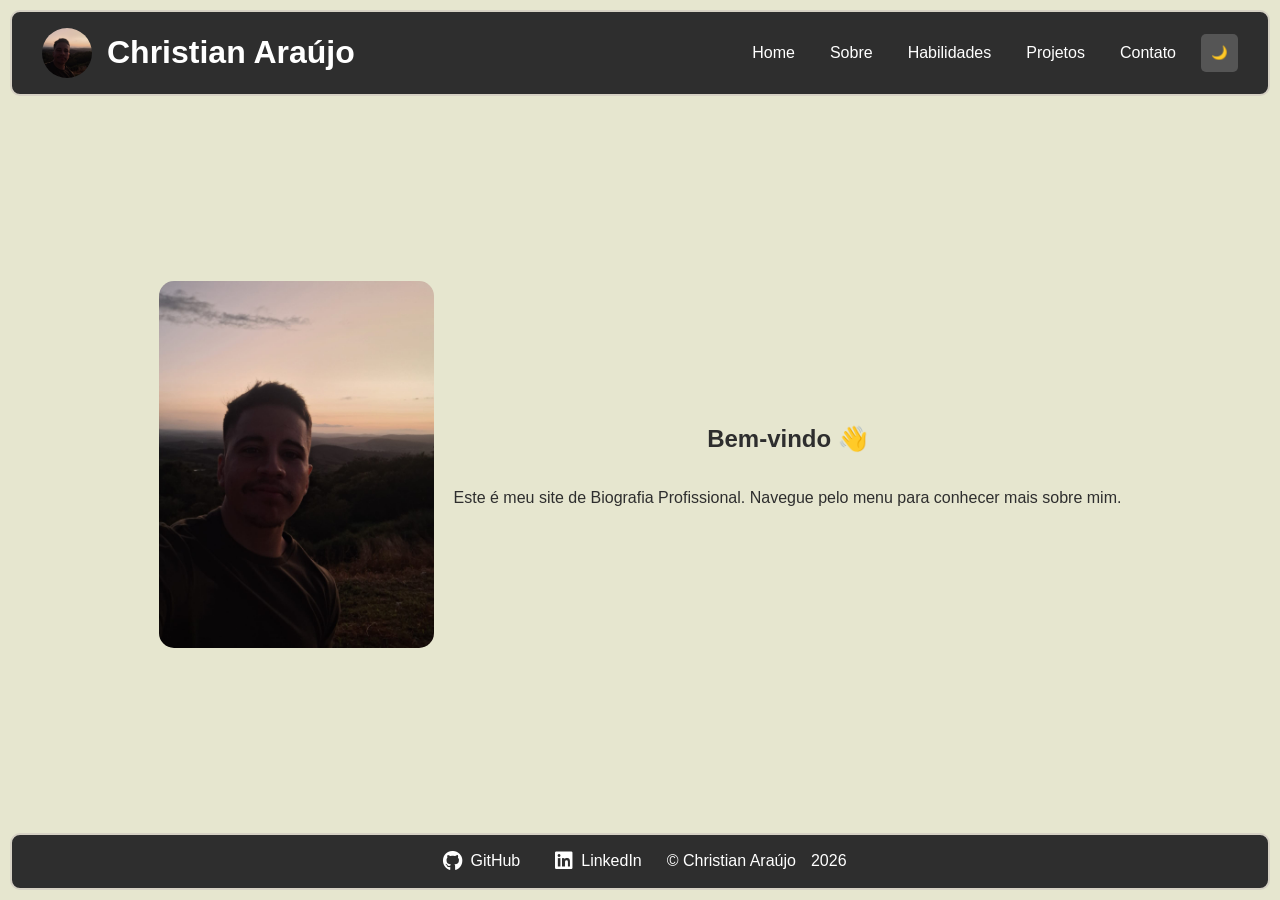
<file: index.html>
<!DOCTYPE html>
<html lang="pt-BR">

<head>
    <meta charset="UTF-8">
    <meta name="viewport" content="width=device-width, initial-scale=1.0">
    <link rel="stylesheet" href="css/style.css">
    <title>Home</title>
    <link rel="stylesheet" href="https://cdnjs.cloudflare.com/ajax/libs/font-awesome/6.0.0/css/all.min.css">
</head>

<body>

    <header class="header">
        <div class="header-left">
            <img src="img/foto-perfil.jpeg" alt="Minha foto" class="foto-icone">
            <h1>Christian Araújo</h1>
        </div>

        <nav>
            <ul class="menu">
                <li><a href="index.html">Home</a></li>
                <li><a href="sobre.html">Sobre</a></li>
                <li><a href="habilidades.html">Habilidades</a></li>
                <li><a href="projetos.html">Projetos</a></li>
                <li><a href="contato.html">Contato</a></li>
                <button id="temaBtn">🌙</button>
            </ul>
        </nav>
    </header>

    <section class="container">
        <div class="home-container">
            <img src="img/foto-perfil.jpeg" alt="Minha foto" class="home-foto">
            <div class="home-texto">
                <h2>Bem-vindo 👋</h2>
                <p>Este é meu site de Biografia Profissional. Navegue pelo menu para conhecer mais sobre mim.</p>
            </div>
        </div>
    </section>

    <footer class="footer">
        
        <div class="social">
            <a href="https://github.com/ChristianLucas029" target="_blank" class="link-social">
                <i class="fab fa-github"></i> GitHub
            </a>

            <a href="https://www.linkedin.com/in/christian-araujo029/" target="_blank" class="link-social">
                <i class="fab fa-linkedin"></i> LinkedIn
            </a>

            <p>© Christian Araújo</p>            
            <p id="ano"></p>

        </div>

    </footer>
    
    <script src="js/script.js"></script>

</body>
</html>
</file>
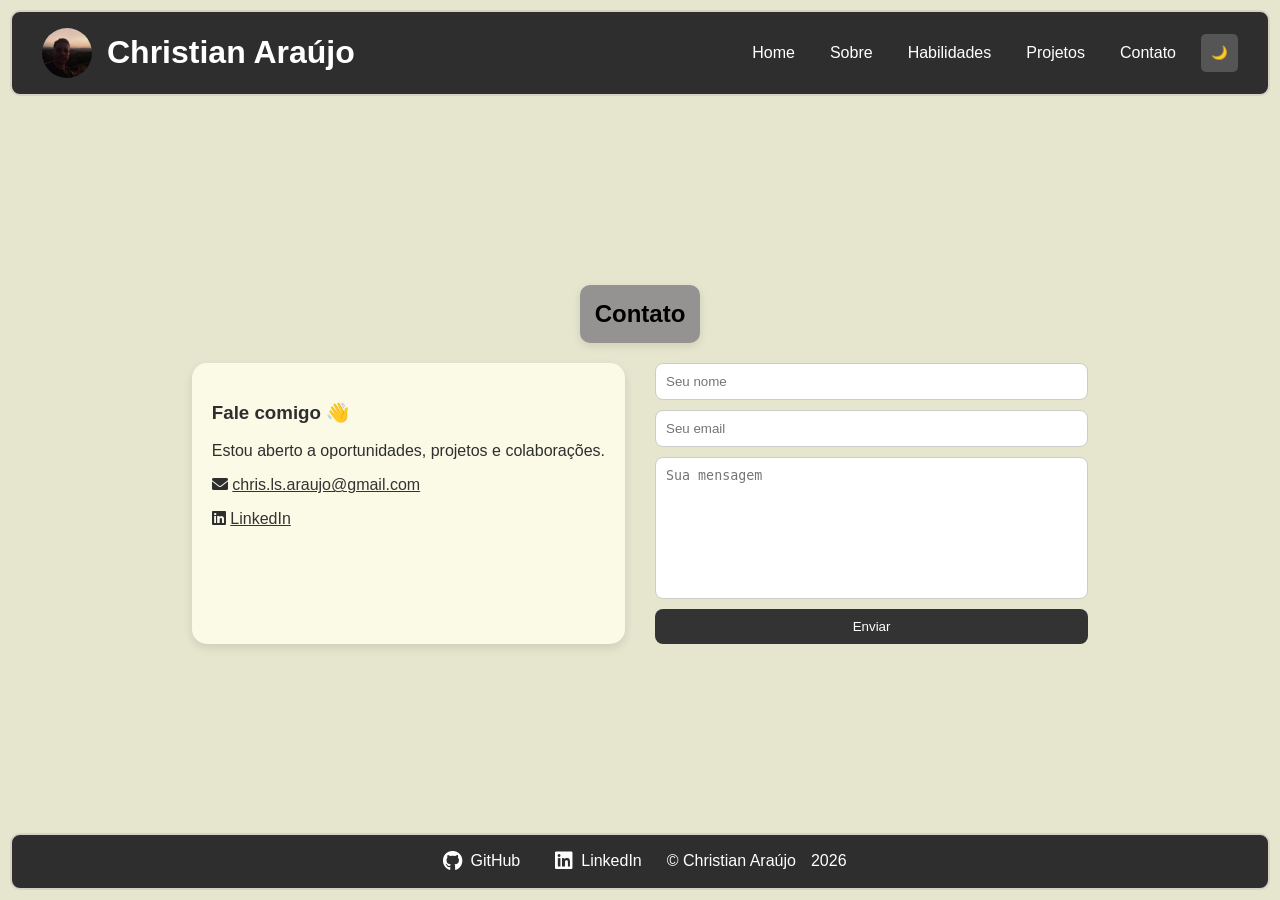
<file: contato.html>
<!DOCTYPE html>
<html lang="pt-BR">

<head>
    <meta charset="UTF-8">
    <meta name="viewport" content="width=device-width, initial-scale=1.0">
    <link rel="stylesheet" href="css/style.css">
    <title>Contato</title>
    <link rel="stylesheet" href="https://cdnjs.cloudflare.com/ajax/libs/font-awesome/6.0.0/css/all.min.css">
</head>

<body>

    <header class="header">
        <div class="header-left">
            <img src="img/foto-perfil.jpeg" alt="Minha foto" class="foto-icone">
            <h1>Christian Araújo</h1>
        </div>

        <nav>
            <ul class="menu">
                <li><a href="index.html">Home</a></li>
                <li><a href="sobre.html">Sobre</a></li>
                <li><a href="habilidades.html">Habilidades</a></li>
                <li><a href="projetos.html">Projetos</a></li>
                <li><a href="contato.html">Contato</a></li>
                <button id="temaBtn">🌙</button>
            </ul>
        </nav>
    </header>

    <section class="container">
        <h2 class="titulo-sobre">Contato</h2>

        <div class="contato-container">

            <div class="contato-card">
                <h3>Fale comigo 👋</h3>
                <p>Estou aberto a oportunidades, projetos e colaborações.</p>

                <p>
                    <i class="fas fa-envelope"></i>
                    <a href="mailto:chris.ls.araujo@gmail.com">chris.ls.araujo@gmail.com</a>
                </p>

                <p>
                    <i class="fab fa-linkedin"></i>
                    <a href="https://www.linkedin.com/in/christian-araujo029/" target="_blank">
                        LinkedIn
                    </a>
                </p>
            
            </div>

            <form action="https://formsubmit.co/lucasntc29@gmail.com" method="POST" class="contato-form">
                
                <input type="text" name="nome" placeholder="Seu nome" required>
                <input type="email" name="email" placeholder="Seu email" required>
                <textarea name="mensagem" placeholder="Sua mensagem" required></textarea>

                <button type="submit" onclick="alert('Realize o captcha na aba que abrirá, para que sua mensagem seja enviada! Obrigado 😊')">
                    Enviar
                </button>

            </form>

        </div>
    </section>

    <footer class="footer">
        
        <div class="social">
            <a href="https://github.com/ChristianLucas029" target="_blank" class="link-social">
                <i class="fab fa-github"></i> GitHub
            </a>

            <a href="https://www.linkedin.com/in/christian-araujo029/" target="_blank" class="link-social">
                <i class="fab fa-linkedin"></i> LinkedIn
            </a>

            <p>© Christian Araújo</p>            
            <p id="ano"></p>

        </div>

    </footer>

    <script src="js/script.js"></script>

</body>
</html>
</file>
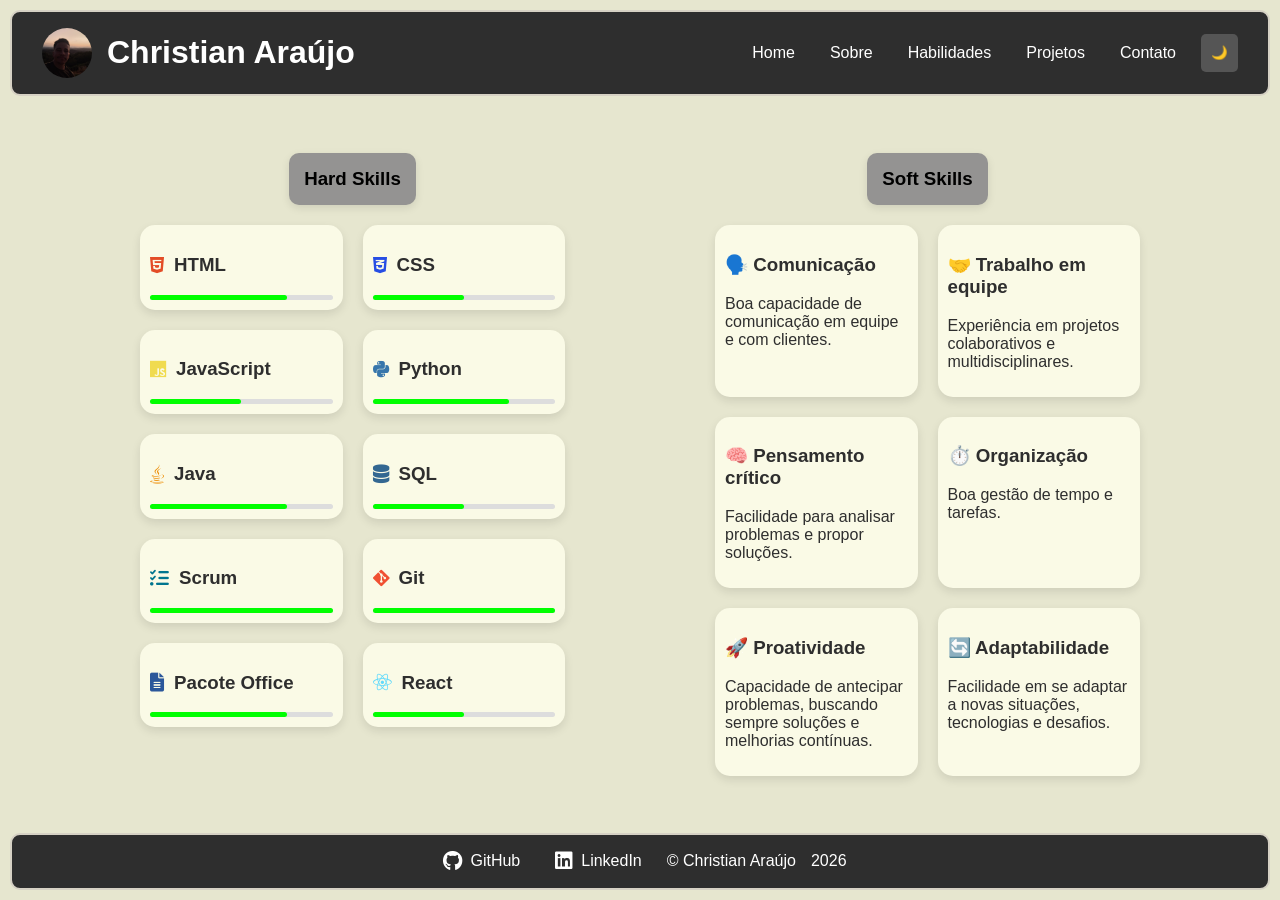
<file: habilidades.html>
<!DOCTYPE html>
<html lang="pt-BR">

<head>
    <meta charset="UTF-8">
    <meta name="viewport" content="width=device-width, initial-scale=1.0">
    <link rel="stylesheet" href="css/style.css">
    <title>Habilidades</title>
    <link rel="stylesheet" href="https://cdnjs.cloudflare.com/ajax/libs/font-awesome/6.0.0/css/all.min.css">
</head>

<body>

    <header class="header">
        <div class="header-left">
            <img src="img/foto-perfil.jpeg" alt="Minha foto" class="foto-icone">
            <h1>Christian Araújo</h1>
        </div>

        <nav>
            <ul class="menu">
                <li><a href="index.html">Home</a></li>
                <li><a href="sobre.html">Sobre</a></li>
                <li><a href="habilidades.html">Habilidades</a></li>
                <li><a href="projetos.html">Projetos</a></li>
                <li><a href="contato.html">Contato</a></li>
                <button id="temaBtn">🌙</button>
            </ul>
        </nav>
    </header>

    <section class="container">


        <div class="skills-geral">

            <div class="skills-bloco">
                <h3 class="titulo-sobre">Hard Skills</h3>

                <div class="skills-container">

                    <div class="skill-card">
                        <h3><i class="fab fa-html5"></i> HTML</h3>
                        <div class="barra">
                            <div class="progresso html"></div>
                        </div>
                    </div>

                    <div class="skill-card">
                        <h3><i class="fab fa-css3-alt"></i> CSS</h3>
                        <div class="barra">
                            <div class="progresso css"></div>
                        </div>
                    </div>

                    <div class="skill-card">
                        <h3><i class="fab fa-js"></i> JavaScript</h3>
                        <div class="barra">
                            <div class="progresso js"></div>
                        </div>
                    </div>

                    <div class="skill-card">
                        <h3><i class="fab fa-python"></i> Python</h3>
                        <div class="barra">
                            <div class="progresso python"></div>
                        </div>
                    </div>

                    <div class="skill-card">
                        <h3><i class="fab fa-java"></i> Java</h3>
                        <div class="barra">
                            <div class="progresso java"></div>
                        </div>
                    </div>

                    <div class="skill-card">
                        <h3><i class="fas fa-database"></i> SQL</h3>
                        <div class="barra">
                            <div class="progresso sql"></div>
                        </div>
                    </div>

                    <div class="skill-card">
                        <h3><i class="fas fa-tasks"></i> Scrum</h3>
                        <div class="barra">
                            <div class="progresso scrum"></div>
                        </div>
                    </div>

                    <div class="skill-card">
                        <h3><i class="fab fa-git-alt"></i> Git</h3>
                        <div class="barra">
                            <div class="progresso git"></div>
                        </div>
                    </div>

                    <div class="skill-card">
                        <h3><i class="fas fa-file-alt"></i> Pacote Office</h3>
                        <div class="barra">
                            <div class="progresso office"></div>
                        </div>
                    </div>

                    <div class="skill-card">
                        <h3><i class="fab fa-react"></i> React</h3>
                        <div class="barra">
                            <div class="progresso react"></div>
                        </div>
                    </div>

                </div>



            </div>

            <div class="skills-bloco">
                <h3 class="titulo-sobre">Soft Skills</h3>

                <div class="skills-container">
                    
                    <div class="skill-card">
                        <h3>🗣️ Comunicação</h3>
                        <p>Boa capacidade de comunicação em equipe e com clientes.</p>
                    </div>

                    <div class="skill-card">
                        <h3>🤝 Trabalho em equipe</h3>
                        <p>Experiência em projetos colaborativos e multidisciplinares.</p>
                    </div>

                    <div class="skill-card">
                        <h3>🧠 Pensamento crítico</h3>
                        <p>Facilidade para analisar problemas e propor soluções.</p>
                    </div>

                    <div class="skill-card">
                        <h3>⏱️ Organização</h3>
                        <p>Boa gestão de tempo e tarefas.</p>
                    </div>

                    <div class="skill-card">
                        <h3>🚀 Proatividade</h3>
                        <p>Capacidade de antecipar problemas, buscando sempre soluções e melhorias contínuas. </p>
                    </div>

                    <div class="skill-card">
                        <h3>🔄 Adaptabilidade</h3>
                        <p>Facilidade em se adaptar a novas situações, tecnologias e desafios. </p>
                    </div>
                
            </div>

        </div>

    </section>

    <footer class="footer">
        
        <div class="social">
            <a href="https://github.com/ChristianLucas029" target="_blank" class="link-social">
                <i class="fab fa-github"></i> GitHub
            </a>

            <a href="https://www.linkedin.com/in/christian-araujo029/" target="_blank" class="link-social">
                <i class="fab fa-linkedin"></i> LinkedIn
            </a>

            <p>© Christian Araújo</p>            
            <p id="ano"></p>

        </div>

    </footer>

    <script src="js/script.js"></script>

</body>
</html>
</file>
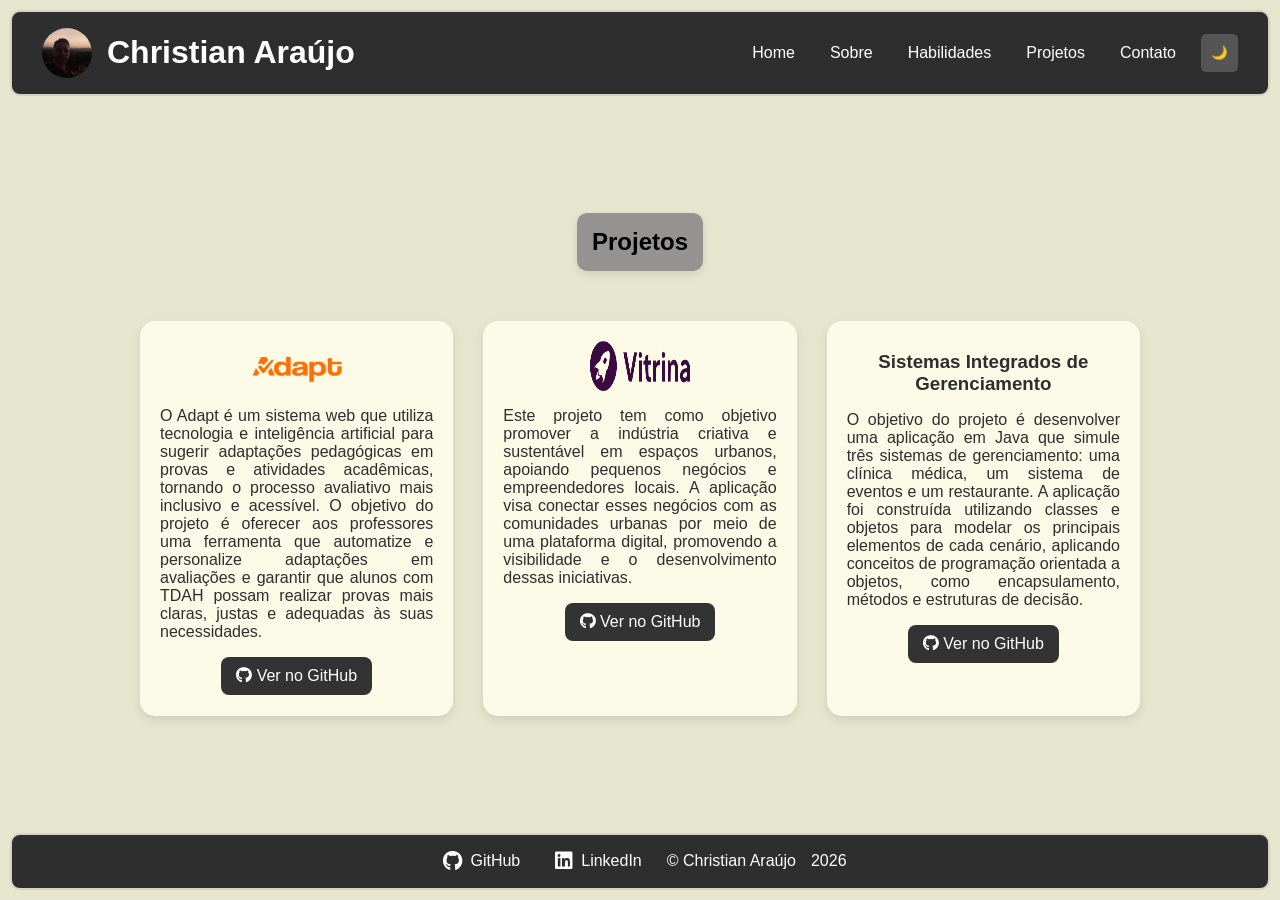
<file: projetos.html>
<!DOCTYPE html>
<html lang="pt-BR">

<head>
    <meta charset="UTF-8">
    <meta name="viewport" content="width=device-width, initial-scale=1.0">
    <link rel="stylesheet" href="css/style.css">
    <title>Projetos</title>
    <link rel="stylesheet" href="https://cdnjs.cloudflare.com/ajax/libs/font-awesome/6.0.0/css/all.min.css">
</head>

<body>

    <header class="header">
        <div class="header-left">
            <img src="img/foto-perfil.jpeg" alt="Minha foto" class="foto-icone">
            <h1>Christian Araújo</h1>
        </div>

        <nav>
            <ul class="menu">
                <li><a href="index.html">Home</a></li>
                <li><a href="sobre.html">Sobre</a></li>
                <li><a href="habilidades.html">Habilidades</a></li>
                <li><a href="projetos.html">Projetos</a></li>
                <li><a href="contato.html">Contato</a></li>
                <button id="temaBtn">🌙</button>
            </ul>
        </nav>
    </header>

    <section class="container">
        <h2 class="titulo-projetos">Projetos</h2>
        <div class="cards-projetos">
            <div class="card-projetos">
                <img src="img/adapt-imagem.png" alt="logo adapt" class="foto-projetos">
                <p> O Adapt é um sistema web que utiliza tecnologia e inteligência artificial para sugerir adaptações pedagógicas em provas e atividades acadêmicas, tornando o processo avaliativo mais inclusivo e acessível. O objetivo do projeto é oferecer aos professores uma ferramenta que automatize e personalize adaptações em avaliações e garantir que alunos com TDAH possam realizar provas mais claras, justas e adequadas às suas necessidades.</p>
                <a href="https://github.com/ChristianLucas029/Adapt" target="_blank" class="btn-github">
                    <i class="fab fa-github"></i> Ver no GitHub
                </a>
            </div>

            <div class="card-projetos">
                <img src="img/vitrina.png" alt="logo vitrina" class="foto-projetos">
                <p> Este projeto tem como objetivo promover a indústria criativa e sustentável em espaços urbanos, apoiando pequenos negócios e empreendedores locais. A aplicação visa conectar esses negócios com as comunidades urbanas por meio de uma plataforma digital, promovendo a visibilidade e o desenvolvimento dessas iniciativas.</p>
                <a href="https://github.com/ChristianLucas029/Vitrina" target="_blank" class="btn-github">
                    <i class="fab fa-github"></i> Ver no GitHub
                </a>            
            </div>

            <div class="card-projetos">
                <h3>Sistemas Integrados de Gerenciamento</h3>
                <p>O objetivo do projeto é desenvolver uma aplicação em Java que simule três sistemas de gerenciamento: uma clínica médica, um sistema de eventos e um restaurante. A aplicação foi construída utilizando classes e objetos para modelar os principais elementos de cada cenário, aplicando conceitos de programação orientada a objetos, como encapsulamento, métodos e estruturas de decisão.</p>
                <a href="https://github.com/ChristianLucas029/Projeto1-POO" target="_blank" class="btn-github">
                    <i class="fab fa-github"></i> Ver no GitHub
                </a>
            </div>

        </div>
    </section>

    <footer class="footer">
        
        <div class="social">
            <a href="https://github.com/ChristianLucas029" target="_blank" class="link-social">
                <i class="fab fa-github"></i> GitHub
            </a>

            <a href="https://www.linkedin.com/in/christian-araujo029/" target="_blank" class="link-social">
                <i class="fab fa-linkedin"></i> LinkedIn
            </a>

            <p>© Christian Araújo</p>            
            <p id="ano"></p>

        </div>

    </footer>

    <script src="js/script.js"></script>

</body>
</html>
</file>
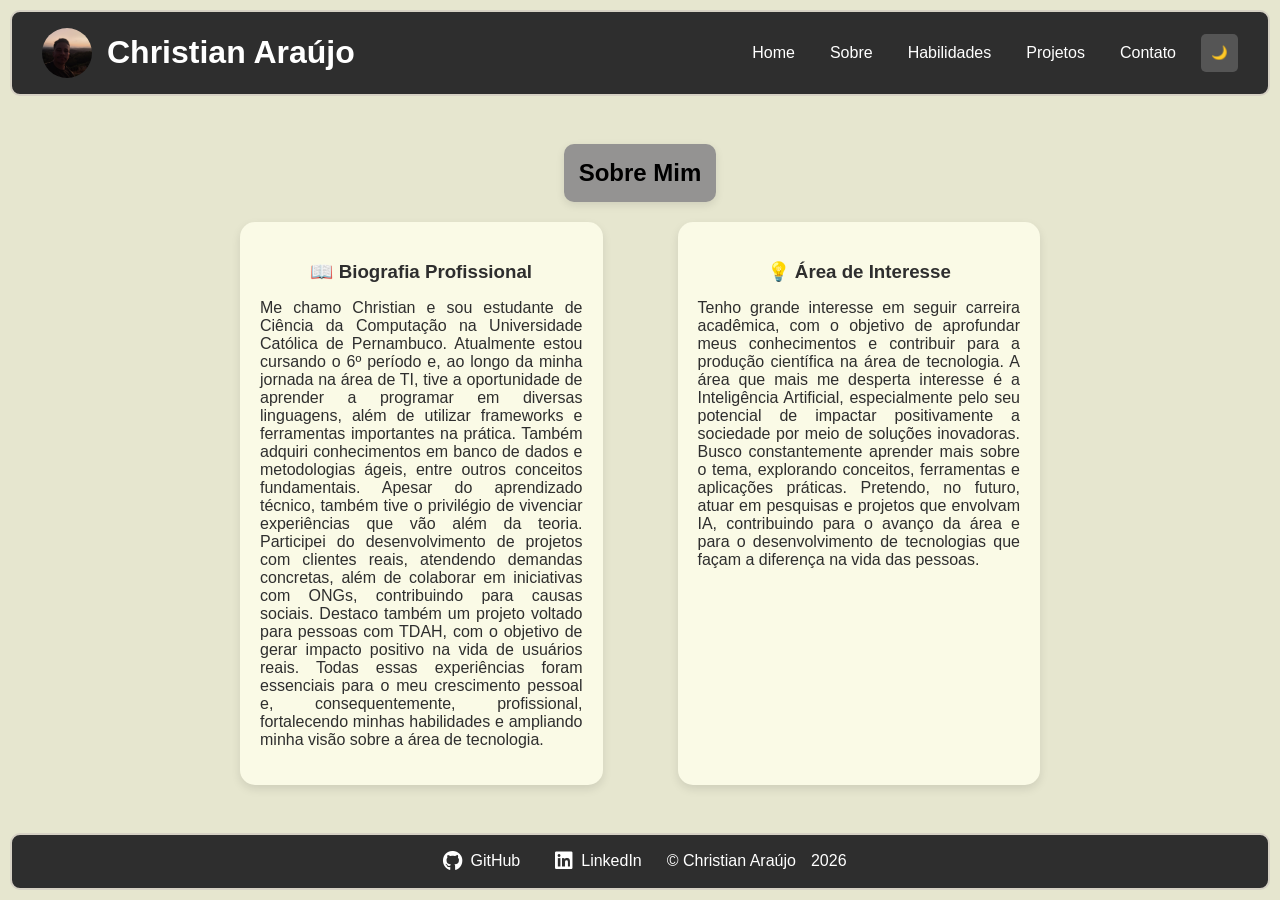
<file: sobre.html>
<!DOCTYPE html>
<html lang="pt-BR">

<head>
    <meta charset="UTF-8">
    <meta name="viewport" content="width=device-width, initial-scale=1.0">
    <link rel="stylesheet" href="css/style.css">
    <title>Sobre</title>
    <link rel="stylesheet" href="https://cdnjs.cloudflare.com/ajax/libs/font-awesome/6.0.0/css/all.min.css">
</head>

<body>

    <header class="header">
        <div class="header-left">
            <img src="img/foto-perfil.jpeg" alt="Minha foto" class="foto-icone">
            <h1>Christian Araújo</h1>
        </div>

        <nav>
            <ul class="menu">
                <li><a href="index.html">Home</a></li>
                <li><a href="sobre.html">Sobre</a></li>
                <li><a href="habilidades.html">Habilidades</a></li>
                <li><a href="projetos.html">Projetos</a></li>
                <li><a href="contato.html">Contato</a></li>
                <button id="temaBtn">🌙</button>
            </ul>
        </nav>
    </header>

    <section class="container">
        <h2 class="titulo-sobre">Sobre Mim</h2>
        <div class="cards-sobre">
            <div class="card-sobre">
                <h3>📖 Biografia Profissional</h3>
                <p>
                    Me chamo Christian e sou estudante de Ciência da Computação na Universidade Católica de Pernambuco. Atualmente estou cursando o 6º período e, ao longo da minha jornada na área de TI, tive a oportunidade de aprender a programar em diversas linguagens, além de utilizar frameworks e ferramentas importantes na prática. Também adquiri conhecimentos em banco de dados e metodologias ágeis, entre outros conceitos fundamentais. Apesar do aprendizado técnico, também tive o privilégio de vivenciar experiências que vão além da teoria. Participei do desenvolvimento de projetos com clientes reais, atendendo demandas concretas, além de colaborar em iniciativas com ONGs, contribuindo para causas sociais. Destaco também um projeto voltado para pessoas com TDAH, com o objetivo de gerar impacto positivo na vida de usuários reais. Todas essas experiências foram essenciais para o meu crescimento pessoal e, consequentemente, profissional, fortalecendo minhas habilidades e ampliando minha visão sobre a área de tecnologia.
                </p>
            </div>
            <div class="card-sobre">
                <h3>💡 Área de Interesse</h3>
                <p>
                    Tenho grande interesse em seguir carreira acadêmica, com o objetivo de aprofundar meus conhecimentos e contribuir para a produção científica na área de tecnologia. A área que mais me desperta interesse é a Inteligência Artificial, especialmente pelo seu potencial de impactar positivamente a sociedade por meio de soluções inovadoras. Busco constantemente aprender mais sobre o tema, explorando conceitos, ferramentas e aplicações práticas. Pretendo, no futuro, atuar em pesquisas e projetos que envolvam IA, contribuindo para o avanço da área e para o desenvolvimento de tecnologias que façam a diferença na vida das pessoas.
                </p>
            </div>

        </div>
    </section>

    <footer class="footer">
        
        <div class="social">
            <a href="https://github.com/ChristianLucas029" target="_blank" class="link-social">
                <i class="fab fa-github"></i> GitHub
            </a>

            <a href="https://www.linkedin.com/in/christian-araujo029/" target="_blank" class="link-social">
                <i class="fab fa-linkedin"></i> LinkedIn
            </a>

            <p>© Christian Araújo</p>            
            <p id="ano"></p>

        </div>

    </footer>

    <script src="js/script.js"></script>

</body>

</html>
</file>
<file: css/style.css>
/* Geral */

body {
    font-family: Arial;
    margin: 0;
    background: #e6e6cf;
    color: #2e2e2e;
    display: flex;
    flex-direction: column;
    min-height: 100vh;
}

.menu {
    list-style: none;
    display: flex;
    justify-content: center;
    padding: 0;
    gap: 15px;
}

.menu li {
    margin: 10px;
}

.menu a {
    color: white;
    text-decoration: none;
    transition: 0.3s;
}

.menu a:hover {
    color: #f5f5dc;
}

.container {
    padding: 30px;
    max-width: 2000px;
    margin: auto;
}

.card {
    background: white;
    padding: 20px;
    margin: 10px 0;
    border-radius: 10px;
    box-shadow: 0 4px 8px rgba(0,0,0,0.1);
}

button {
    background: #555;
    color: white;
    border: none;
    padding: 10px;
    cursor: pointer;
    border-radius: 5px;
}

button:hover {
    transform: scale(1.05);
}

.footer {
    background: #2e2e2e;
    color: white;
    text-align: center;
    padding: 1px;
    border: 2px solid #d6d1c4;
    border-radius: 10px;
    margin: 10px;
    display: flex;
    justify-content: center;
    align-items: center;
    gap: 20px;
}

.icon-github {
    width: 20px;
}

.social {
    margin-bottom: 1px;
    display: flex;
    align-items: center;
    gap: 15px;
}

.social a {
    margin: 0 10px;
    text-decoration: none;
    color: #ffffff;
    font-weight: normal;
    transition: 0.3s;
}

.social a:hover {
    color: #777;
}

.social i {
    font-size: 20px;
    color: #ffffff;
    transition: 0.3s;
    vertical-align: middle;
    line-height: 1;
}

.link-social {
    display: flex;
    align-items: center;
    gap: 8px;
    text-decoration: none;
    color: #ffffff;
    font-weight: normal;
}

.header {
    display: flex;
    justify-content: space-between;
    align-items: center;
    background: #2e2e2e;
    color: white;
    padding: 1px 30px;
    border: 2px solid #d6d1c4;
    border-radius: 10px;
    margin: 10px;
}

.header-left {
    display: flex;
    align-items: center;
    gap: 15px;
}

.foto-icone {
    width: 50px;
    height: 50px;
    border-radius: 50%;
    object-fit: cover;
}

.main{
    flex: 1;
    padding-top: 20px;
}

.container h2 {
    text-align: center;
}

/* Home */

.home-container {
    display: flex;
    align-items: center;
    gap: 20px;
}

.home-texto {
    display: flex;
    flex-direction: column;
}

.home-foto {
    width: 275px;
    border-radius: 15px;
}

/* Sobre */

.titulo-sobre {
    text-align: center;
    background: #949392; 
    color: #000000;
    padding: 15px;
    border-radius: 10px;
    width: fit-content; 
    margin: 0 auto 20px auto;
    box-shadow: 0 3px 8px rgba(0,0,0,0.1);
}

.cards-sobre {
    display: flex;
    gap: 75px;
    margin-top: 20px;
    max-width: 800px;
}

.card-sobre {
    background: rgb(250, 250, 230);
    padding: 20px;
    border-radius: 15px;
    flex: 1;
    box-shadow: 0 4px 10px rgba(0,0,0,0.1);
    transition: transform 0.3s, box-shadow 0.3s;
}

.card-sobre h3 {
    text-align: center;
    margin-bottom: 10px;
}

.card-sobre:hover {
    transform: translateY(-5px);
    box-shadow: 0 6px 15px rgba(0,0,0,0.2);
}

.card-sobre p {
    text-align: justify;
    line-height: normal;
}   


/* Habilidades */

.skills-container {
    display: grid;
    grid-template-columns: repeat(2, 1fr);
    gap: 20px;
}

.skill-card {
    background: rgb(250, 250, 230);
    padding: 10px;
    border-radius: 15px;
    box-shadow: 0 4px 10px rgba(0,0,0,0.1);
    transition: transform 0.3s, box-shadow 0.3s;
}

.skill-card:hover {
    transform: translateY(-5px);
    box-shadow: 0 6px 15px rgba(0,0,0,0.2);
}

.barra {
    width: auto;
    height: 5px;
    background: #ddd;
    border-radius: 10px;
    margin-top: 10px;
}

.progresso {
    height: 100%;
    border-radius: 10px;
}

.html { width: 75%; background: #00ff00; }
.css { width: 50%; background: #00ff00; }
.js { width: 50%; background: #00ff00; }
.python { width: 75%; background: #00ff00; }
.java {width: 75%; background: #00ff00;}
.scrum {width: 100%; background: #00ff00;}
.sql {width: 50%; background: #00ff00;}
.git {width: 100%; background: #00ff00;}
.office {width: 75%; background: #00ff00;}
.react {width: 50%; background: #00ff00;}

.skill-card h3 {
    display: flex;
    align-items: center;
    gap: 10px;
}

.fa-html5 { color: #e34c26; }
.fa-css3-alt { color: #264de4; }
.fa-js { color: #f0db4f; }
.fa-python { color: #3776ab;}
.fa-java { color: #ED8B00;}
.fa-react {color: #61DAFB;}
.fa-database {color: #336791;}
.fa-git-alt {color: #F05032;}
.fa-file-alt {color: #2B579A;}
.fa-tasks {color: #00758F;}

.skills-geral {
    display: grid;
    grid-template-columns: 1fr 1fr;
    gap: 150px;
    align-items: start;
    max-width: 1000px;
}

.titulo-skill {
    text-align: center;
    margin-bottom: 20px;
    background: #888;
    padding: 10px;
    border-radius: 10px;
    color: white;
}

.skills-bloco {
    display: flex;
    flex-direction: column;
}

/* Projetos */

.titulo-projetos {
    text-align: center;
    background: #949392; 
    color: #000000;
    padding: 15px;
    border-radius: 10px;
    width: fit-content;
    margin: 0 auto 20px auto;
    box-shadow: 0 3px 8px rgba(0,0,0,0.1);
}


.foto-projetos {
    width: 100px;
    height: 50px;
    border-radius: 10%;
    display: block;
    margin: 0 auto;
}

.cards-projetos {
    display: flex;
    gap: 30px;
    margin-top: 50px;
    max-width: 1000px;
}

.card-projetos {
    background: rgb(250, 250, 230);
    padding: 20px;
    border-radius: 15px;
    flex: 1;
    box-shadow: 0 4px 10px rgba(0,0,0,0.1);
    transition: transform 0.3s, box-shadow 0.3s;
}

.card-projetos h3 {
    text-align: center;
    margin-bottom: 10px;
    margin-top: 10px;
}

.card-projetos:hover {
    transform: translateY(-5px);
    box-shadow: 0 6px 15px rgba(0,0,0,0.2);
}

.card-projetos p {
    text-align: justify;
    line-height: normal;
}   

.btn-github {
    display: block;
    margin: 15px auto;
    width: fit-content;
    align-items: center;
    gap: 8px;
    background: #333;
    color: white;
    padding: 10px 15px;
    border-radius: 8px;
    text-decoration: none;
    margin-top: 10px;
    transition: 0.3s;
    margin-bottom: 1px;
}

.btn-github:hover {
    background: #000;
    transform: scale(1.05);
}

/* Contato */

.contato-container {
    display: grid;
    grid-template-columns: 1fr 1fr;
    gap: 30px;
    margin-top: 20px;
}

.contato-card {
    background: rgb(250, 250, 230);
    padding: 20px;
    border-radius: 15px;
    box-shadow: 0 4px 10px rgba(0,0,0,0.1);
    transition: transform 0.3s, box-shadow 0.3s;
}

.contato-card:hover {
    transform: translateY(-5px);
    box-shadow: 0 6px 15px rgba(0,0,0,0.2);
}

.contato-card a {
    color: #333;
}

.contato-form {
    display: flex;
    flex-direction: column;
    gap: 10px;
}

.contato-form input,
.contato-form textarea {
    padding: 10px;
    border-radius: 8px;
    border: 1px solid #ccc;
}

.contato-form textarea {
    height: 120px;
    resize: none;
}

.contato-form button {
    background: #333;
    color: white;
    padding: 10px;
    border: none;
    border-radius: 8px;
    cursor: pointer;
    transition: 0.3s;
}

.contato-form button:hover {
    background: #555;
}

/* Responsividade */

@media (max-width: 700px) {
    .menu {
        flex-direction: column;
    }
    .home-container {
        flex-direction: column;
    }
    .cards-sobre {
        flex-direction: column;
    }
    .cards-projetos {
        flex-direction: column;
    }
    .contato-container {
        display: flex;
        flex-wrap: wrap;
        gap: 20px;
    }
    .skills-geral {
        display: flex;
        flex-wrap: wrap;
        gap: 20px;
    }
}

/* Dark mode */

.dark {
    background: #222;
    color: white;
}

.dark .card-sobre {
    background: #333;
    color: white;
}

.dark .card-sobre p,
.dark .card-sobre h3 {
    color: white;
}

.dark .card-projetos {
    background: #333;
    color: white;
}

.dark .card-projetos p,
.dark .card-projetos h3 {
    color: white;
}

.dark .btn-github {
    background: #ddd; 
    color: #000;
}

.dark .skill-card {
    background: #333;
    color: white;
}

.dark .contato-card a {
    color: white;
}

.dark .contato-card,
.dark .contato-form input,
.dark .contato-form textarea {
    background: #333;
    color: white;
    border: 1px solid #555;
}
</file>
